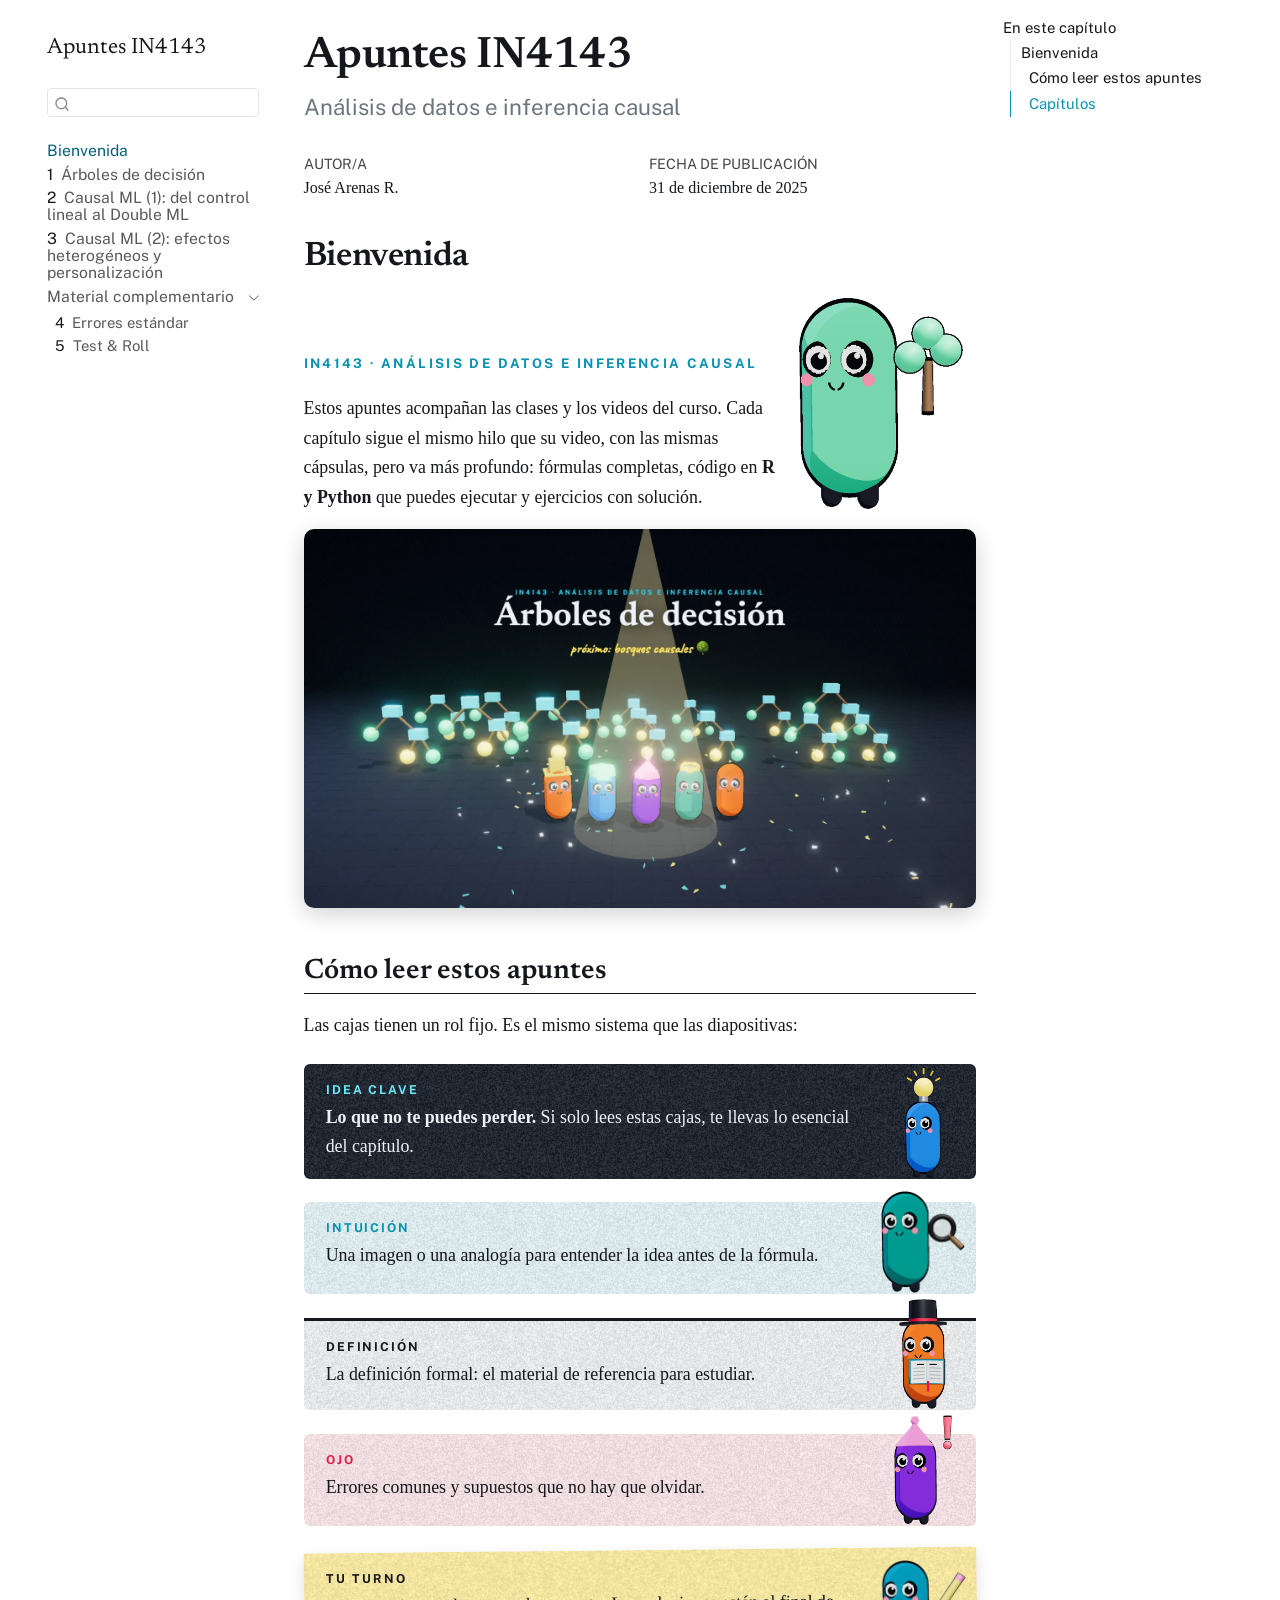
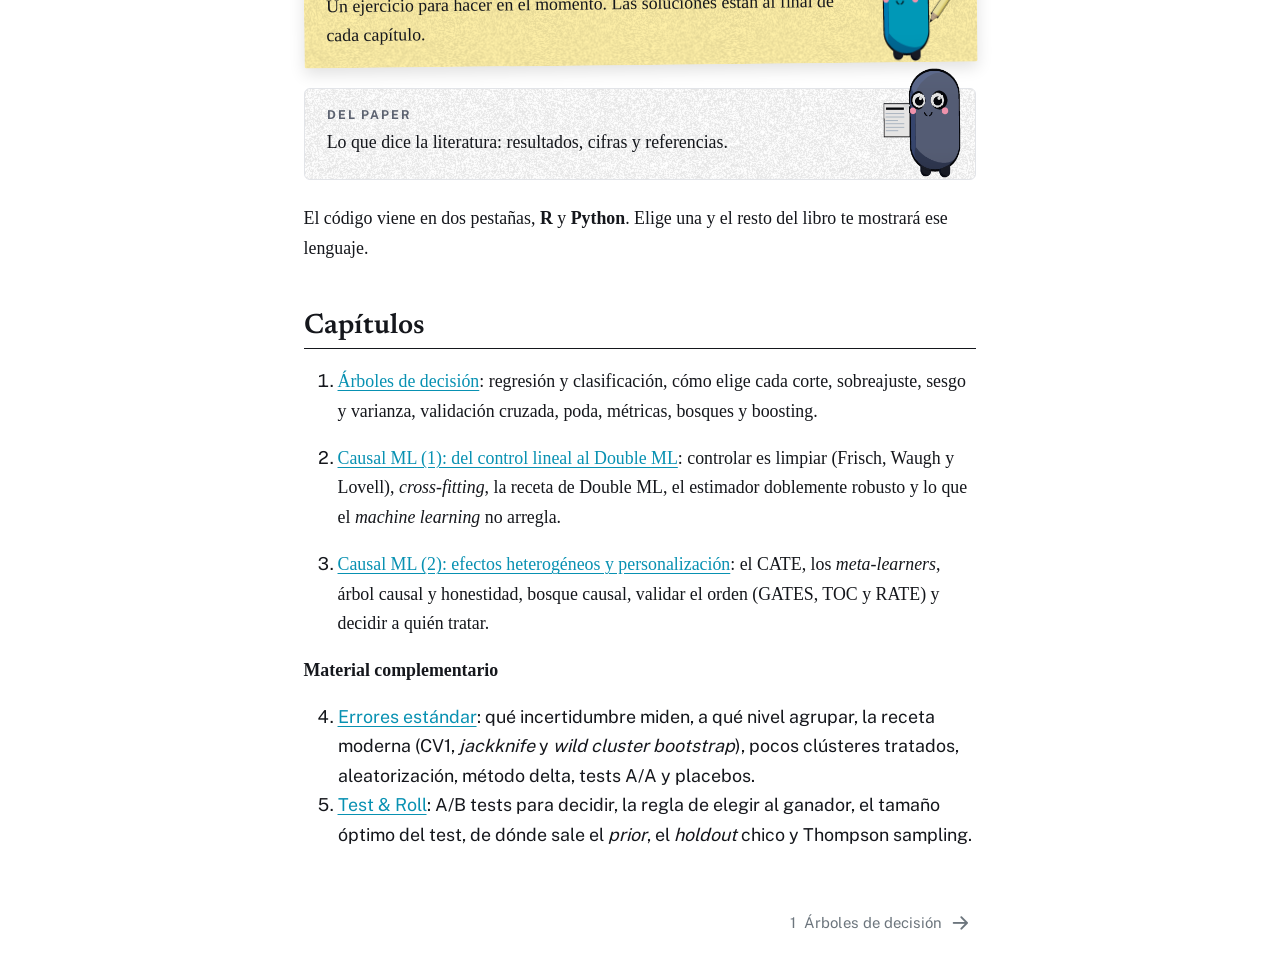
<file: index.html>
<!DOCTYPE html>
<html xmlns="http://www.w3.org/1999/xhtml" lang="es" xml:lang="es"><head>

<meta charset="utf-8">
<meta name="generator" content="quarto-1.9.37">

<meta name="viewport" content="width=device-width, initial-scale=1.0, user-scalable=yes">

<meta name="author" content="José Arenas R.">

<title>Apuntes IN4143</title>
<style>
/* Default styles provided by pandoc.
** See https://pandoc.org/MANUAL.html#variables-for-html for config info.
*/
code{white-space: pre-wrap;}
span.smallcaps{font-variant: small-caps;}
div.columns{display: flex; gap: min(4vw, 1.5em);}
div.column{flex: auto; overflow-x: auto;}
div.hanging-indent{margin-left: 1.5em; text-indent: -1.5em;}
ul.task-list{list-style: none;}
ul.task-list li input[type="checkbox"] {
  width: 0.8em;
  margin: 0 0.8em 0.2em -1em; /* quarto-specific, see https://github.com/quarto-dev/quarto-cli/issues/4556 */ 
  vertical-align: middle;
}
</style>


<script src="site_libs/quarto-nav/quarto-nav.js"></script>
<script src="site_libs/quarto-nav/headroom.min.js"></script>
<script src="site_libs/clipboard/clipboard.min.js"></script>
<script src="site_libs/quarto-search/autocomplete.umd.js"></script>
<script src="site_libs/quarto-search/fuse.min.js"></script>
<script src="site_libs/quarto-search/quarto-search.js"></script>
<meta name="quarto:offset" content="./">
<link href="./arboles.html" rel="next">
<script src="site_libs/quarto-html/quarto.js" type="module"></script>
<script src="site_libs/quarto-html/tabsets/tabsets.js" type="module"></script>
<script src="site_libs/quarto-html/popper.min.js"></script>
<script src="site_libs/quarto-html/tippy.umd.min.js"></script>
<script src="site_libs/quarto-html/anchor.min.js"></script>
<link href="site_libs/quarto-html/tippy.css" rel="stylesheet">
<link href="site_libs/quarto-html/quarto-syntax-highlighting-4ea9dc820be5412f16ecea9b5c24ce32.css" rel="stylesheet" id="quarto-text-highlighting-styles">
<script src="site_libs/bootstrap/bootstrap.min.js"></script>
<link href="site_libs/bootstrap/bootstrap-icons.css" rel="stylesheet">
<link href="site_libs/bootstrap/bootstrap-8c706befe239e66dfb5e146b0454584f.min.css" rel="stylesheet" append-hash="true" id="quarto-bootstrap" data-mode="light">
<script id="quarto-search-options" type="application/json">{
  "location": "sidebar",
  "copy-button": false,
  "collapse-after": 3,
  "panel-placement": "start",
  "type": "textbox",
  "limit": 50,
  "keyboard-shortcut": [
    "f",
    "/",
    "s"
  ],
  "show-item-context": false,
  "language": {
    "search-no-results-text": "No se han encontrado resultados",
    "search-matching-documents-text": "documentos encontrados",
    "search-copy-link-title": "Copiar el enlace en la búsqueda",
    "search-hide-matches-text": "Ocultar resultados adicionales",
    "search-more-match-text": "resultado adicional en este documento",
    "search-more-matches-text": "resultados adicionales en este documento",
    "search-clear-button-title": "Borrar",
    "search-text-placeholder": "",
    "search-detached-cancel-button-title": "Cancelar",
    "search-submit-button-title": "Enviar",
    "search-label": "Buscar"
  }
}</script>


<link rel="stylesheet" href="assets/fonts.css">
<link rel="stylesheet" href="assets/boxes.css">
</head>

<body class="nav-sidebar floating quarto-light">

<div id="quarto-search-results"></div>
  <header id="quarto-header" class="headroom fixed-top">
  <nav class="quarto-secondary-nav">
    <div class="container-fluid d-flex">
      <button type="button" class="quarto-btn-toggle btn" data-bs-toggle="collapse" role="button" data-bs-target=".quarto-sidebar-collapse-item" aria-controls="quarto-sidebar" aria-expanded="false" aria-label="Alternar barra lateral" onclick="if (window.quartoToggleHeadroom) { window.quartoToggleHeadroom(); }">
        <i class="bi bi-layout-text-sidebar-reverse"></i>
      </button>
        <nav class="quarto-page-breadcrumbs" aria-label="breadcrumb"><ol class="breadcrumb"><li class="breadcrumb-item"><a href="./index.html">Bienvenida</a></li></ol></nav>
        <a class="flex-grow-1" role="navigation" data-bs-toggle="collapse" data-bs-target=".quarto-sidebar-collapse-item" aria-controls="quarto-sidebar" aria-expanded="false" aria-label="Alternar barra lateral" onclick="if (window.quartoToggleHeadroom) { window.quartoToggleHeadroom(); }">      
        </a>
      <button type="button" class="btn quarto-search-button" aria-label="Buscar" onclick="window.quartoOpenSearch();">
        <i class="bi bi-search"></i>
      </button>
    </div>
  </nav>
</header>
<!-- content -->
<div id="quarto-content" class="quarto-container page-columns page-rows-contents page-layout-article">
<!-- sidebar -->
  <nav id="quarto-sidebar" class="sidebar collapse collapse-horizontal quarto-sidebar-collapse-item sidebar-navigation floating overflow-auto">
    <div class="pt-lg-2 mt-2 text-left sidebar-header">
    <div class="sidebar-title mb-0 py-0">
      <a href="./">Apuntes IN4143</a> 
    </div>
      </div>
        <div class="mt-2 flex-shrink-0 align-items-center">
        <div class="sidebar-search">
        <div id="quarto-search" class="" title="Buscar"></div>
        </div>
        </div>
    <div class="sidebar-menu-container"> 
    <ul class="list-unstyled mt-1">
        <li class="sidebar-item">
  <div class="sidebar-item-container"> 
  <a href="./index.html" class="sidebar-item-text sidebar-link active">
 <span class="menu-text">Bienvenida</span></a>
  </div>
</li>
        <li class="sidebar-item">
  <div class="sidebar-item-container"> 
  <a href="./arboles.html" class="sidebar-item-text sidebar-link">
 <span class="menu-text"><span class="chapter-number">1</span>&nbsp; <span class="chapter-title">Árboles de decisión</span></span></a>
  </div>
</li>
        <li class="sidebar-item">
  <div class="sidebar-item-container"> 
  <a href="./causal_ml_1.html" class="sidebar-item-text sidebar-link">
 <span class="menu-text"><span class="chapter-number">2</span>&nbsp; <span class="chapter-title">Causal ML (1): del control lineal al Double ML</span></span></a>
  </div>
</li>
        <li class="sidebar-item">
  <div class="sidebar-item-container"> 
  <a href="./causal_ml_2.html" class="sidebar-item-text sidebar-link">
 <span class="menu-text"><span class="chapter-number">3</span>&nbsp; <span class="chapter-title">Causal ML (2): efectos heterogéneos y personalización</span></span></a>
  </div>
</li>
        <li class="sidebar-item sidebar-item-section">
      <div class="sidebar-item-container"> 
            <a class="sidebar-item-text sidebar-link text-start" data-bs-toggle="collapse" data-bs-target="#quarto-sidebar-section-1" role="navigation" aria-expanded="true">
 <span class="menu-text">Material complementario</span></a>
          <a class="sidebar-item-toggle text-start" data-bs-toggle="collapse" data-bs-target="#quarto-sidebar-section-1" role="navigation" aria-expanded="true" aria-label="Alternar sección">
            <i class="bi bi-chevron-right ms-2"></i>
          </a> 
      </div>
      <ul id="quarto-sidebar-section-1" class="collapse list-unstyled sidebar-section depth1 show">  
          <li class="sidebar-item">
  <div class="sidebar-item-container"> 
  <a href="./errores_estandar.html" class="sidebar-item-text sidebar-link">
 <span class="menu-text"><span class="chapter-number">4</span>&nbsp; <span class="chapter-title">Errores estándar</span></span></a>
  </div>
</li>
          <li class="sidebar-item">
  <div class="sidebar-item-container"> 
  <a href="./test_and_roll.html" class="sidebar-item-text sidebar-link">
 <span class="menu-text"><span class="chapter-number">5</span>&nbsp; <span class="chapter-title">Test &amp; Roll</span></span></a>
  </div>
</li>
      </ul>
  </li>
    </ul>
    </div>
</nav>
<div id="quarto-sidebar-glass" class="quarto-sidebar-collapse-item" data-bs-toggle="collapse" data-bs-target=".quarto-sidebar-collapse-item"></div>
<!-- margin-sidebar -->
    <div id="quarto-margin-sidebar" class="sidebar margin-sidebar">
        <nav id="TOC" role="doc-toc" class="toc-active">
    <h2 id="toc-title">En este capítulo</h2>
   
  <ul class="collapse">
  <li><a href="#bienvenida" id="toc-bienvenida" class="nav-link active" data-scroll-target="#bienvenida">Bienvenida</a>
  <ul class="collapse">
  <li><a href="#cómo-leer-estos-apuntes" id="toc-cómo-leer-estos-apuntes" class="nav-link" data-scroll-target="#cómo-leer-estos-apuntes">Cómo leer estos apuntes</a></li>
  <li><a href="#capítulos" id="toc-capítulos" class="nav-link" data-scroll-target="#capítulos">Capítulos</a></li>
  </ul></li>
  </ul>
</nav>
    </div>
<!-- main -->
<main class="content" id="quarto-document-content">

<header id="title-block-header" class="quarto-title-block default">
<div class="quarto-title">
<h1 class="title">Apuntes IN4143</h1>
<p class="subtitle lead">Análisis de datos e inferencia causal</p>
</div>



<div class="quarto-title-meta">

    <div>
    <div class="quarto-title-meta-heading">Autor/a</div>
    <div class="quarto-title-meta-contents">
             <p>José Arenas R. </p>
          </div>
  </div>
    
    <div>
    <div class="quarto-title-meta-heading">Fecha de publicación</div>
    <div class="quarto-title-meta-contents">
      <p class="date">31 de diciembre de 2025</p>
    </div>
  </div>
  
    
  </div>
  


</header>


<section id="bienvenida" class="level1 unnumbered">
<h1 class="unnumbered">Bienvenida</h1>
<div class="portada">
<div>
<p><span class="kicker">IN4143 · Análisis de datos e inferencia causal</span></p>
<p>Estos apuntes acompañan las clases y los videos del curso. Cada capítulo sigue el mismo hilo que su video, con las mismas cápsulas, pero va más profundo: fórmulas completas, código en <strong>R y Python</strong> que puedes ejecutar y ejercicios con solución.</p>
</div>
<p><img class="hero-cast" src="assets/img/cast/hero.png" alt="Cápsula con un brote de árbol"></p>
</div>
<p><img src="assets/img/video/cierre.webp" class="still img-fluid" alt="Cápsulas celebrando frente a un bosque de árboles de decisión"></p>
<section id="cómo-leer-estos-apuntes" class="level2 unnumbered">
<h2 class="unnumbered anchored" data-anchor-id="cómo-leer-estos-apuntes">Cómo leer estos apuntes</h2>
<p>Las cajas tienen un rol fijo. Es el mismo sistema que las diapositivas:</p>
<div class="box key">
<p><strong>Lo que no te puedes perder.</strong> Si solo lees estas cajas, te llevas lo esencial del capítulo.</p>
</div>
<div class="box intuit">
<p>Una imagen o una analogía para entender la idea antes de la fórmula.</p>
</div>
<div class="box def">
<p>La definición formal: el material de referencia para estudiar.</p>
</div>
<div class="box warn">
<p>Errores comunes y supuestos que no hay que olvidar.</p>
</div>
<div class="box turn">
<p>Un ejercicio para hacer en el momento. Las soluciones están al final de cada capítulo.</p>
</div>
<div class="box paper">
<p>Lo que dice la literatura: resultados, cifras y referencias.</p>
</div>
<p>El código viene en dos pestañas, <strong>R</strong> y <strong>Python</strong>. Elige una y el resto del libro te mostrará ese lenguaje.</p>
</section>
<section id="capítulos" class="level2 unnumbered">
<h2 class="unnumbered anchored" data-anchor-id="capítulos">Capítulos</h2>
<ol type="1">
<li><p><a href="./arboles.html">Árboles de decisión</a>: regresión y clasificación, cómo elige cada corte, sobreajuste, sesgo y varianza, validación cruzada, poda, métricas, bosques y boosting.</p></li>
<li><p><a href="./causal_ml_1.html">Causal ML (1): del control lineal al Double ML</a>: controlar es limpiar (Frisch, Waugh y Lovell), <em>cross-fitting</em>, la receta de Double ML, el estimador doblemente robusto y lo que el <em>machine learning</em> no arregla.</p></li>
<li><p><a href="./causal_ml_2.html">Causal ML (2): efectos heterogéneos y personalización</a>: el CATE, los <em>meta-learners</em>, árbol causal y honestidad, bosque causal, validar el orden (GATES, TOC y RATE) y decidir a quién tratar.</p></li>
</ol>
<p><strong>Material complementario</strong></p>
<ol start="4" type="1">
<li><a href="./errores_estandar.html">Errores estándar</a>: qué incertidumbre miden, a qué nivel agrupar, la receta moderna (CV1, <em>jackknife</em> y <em>wild cluster bootstrap</em>), pocos clústeres tratados, aleatorización, método delta, tests A/A y placebos.</li>
<li><a href="./test_and_roll.html">Test &amp; Roll</a>: A/B tests para decidir, la regla de elegir al ganador, el tamaño óptimo del test, de dónde sale el <em>prior</em>, el <em>holdout</em> chico y Thompson sampling.</li>
</ol>


</section>
</section>

</main> <!-- /main -->
<script id="quarto-html-after-body" type="application/javascript">
  window.document.addEventListener("DOMContentLoaded", function (event) {
    const icon = "";
    const anchorJS = new window.AnchorJS();
    anchorJS.options = {
      placement: 'right',
      icon: icon
    };
    anchorJS.add('.anchored');
    const isCodeAnnotation = (el) => {
      for (const clz of el.classList) {
        if (clz.startsWith('code-annotation-')) {                     
          return true;
        }
      }
      return false;
    }
    const onCopySuccess = function(e) {
      // button target
      const button = e.trigger;
      // don't keep focus
      button.blur();
      // flash "checked"
      button.classList.add('code-copy-button-checked');
      var currentTitle = button.getAttribute("title");
      button.setAttribute("title", "Copiado");
      let tooltip;
      if (window.bootstrap) {
        button.setAttribute("data-bs-toggle", "tooltip");
        button.setAttribute("data-bs-placement", "left");
        button.setAttribute("data-bs-title", "Copiado");
        tooltip = new bootstrap.Tooltip(button, 
          { trigger: "manual", 
            customClass: "code-copy-button-tooltip",
            offset: [0, -8]});
        tooltip.show();    
      }
      setTimeout(function() {
        if (tooltip) {
          tooltip.hide();
          button.removeAttribute("data-bs-title");
          button.removeAttribute("data-bs-toggle");
          button.removeAttribute("data-bs-placement");
        }
        button.setAttribute("title", currentTitle);
        button.classList.remove('code-copy-button-checked');
      }, 1000);
      // clear code selection
      e.clearSelection();
    }
    const getTextToCopy = function(trigger) {
      const outerScaffold = trigger.parentElement.cloneNode(true);
      const codeEl = outerScaffold.querySelector('code');
      for (const childEl of codeEl.children) {
        if (isCodeAnnotation(childEl)) {
          childEl.remove();
        }
      }
      return codeEl.innerText;
    }
    const clipboard = new window.ClipboardJS('.code-copy-button:not([data-in-quarto-modal])', {
      text: getTextToCopy
    });
    clipboard.on('success', onCopySuccess);
    if (window.document.getElementById('quarto-embedded-source-code-modal')) {
      const clipboardModal = new window.ClipboardJS('.code-copy-button[data-in-quarto-modal]', {
        text: getTextToCopy,
        container: window.document.getElementById('quarto-embedded-source-code-modal')
      });
      clipboardModal.on('success', onCopySuccess);
    }
      var localhostRegex = new RegExp(/^(?:http|https):\/\/localhost\:?[0-9]*\//);
      var mailtoRegex = new RegExp(/^mailto:/);
        var filterRegex = new RegExp('/' + window.location.host + '/');
      var isInternal = (href) => {
          return filterRegex.test(href) || localhostRegex.test(href) || mailtoRegex.test(href);
      }
      // Inspect non-navigation links and adorn them if external
     var links = window.document.querySelectorAll('a[href]:not(.nav-link):not(.navbar-brand):not(.toc-action):not(.sidebar-link):not(.sidebar-item-toggle):not(.pagination-link):not(.no-external):not([aria-hidden]):not(.dropdown-item):not(.quarto-navigation-tool):not(.about-link)');
      for (var i=0; i<links.length; i++) {
        const link = links[i];
        if (!isInternal(link.href)) {
          // undo the damage that might have been done by quarto-nav.js in the case of
          // links that we want to consider external
          if (link.dataset.originalHref !== undefined) {
            link.href = link.dataset.originalHref;
          }
            // target, if specified
            link.setAttribute("target", "_blank");
            if (link.getAttribute("rel") === null) {
              link.setAttribute("rel", "noopener");
            }
        }
      }
    function tippyHover(el, contentFn, onTriggerFn, onUntriggerFn) {
      const config = {
        allowHTML: true,
        maxWidth: 500,
        delay: 100,
        arrow: false,
        appendTo: function(el) {
            return el.parentElement;
        },
        interactive: true,
        interactiveBorder: 10,
        theme: 'quarto',
        placement: 'bottom-start',
      };
      if (contentFn) {
        config.content = contentFn;
      }
      if (onTriggerFn) {
        config.onTrigger = onTriggerFn;
      }
      if (onUntriggerFn) {
        config.onUntrigger = onUntriggerFn;
      }
      window.tippy(el, config); 
    }
    const noterefs = window.document.querySelectorAll('a[role="doc-noteref"]');
    for (var i=0; i<noterefs.length; i++) {
      const ref = noterefs[i];
      tippyHover(ref, function() {
        // use id or data attribute instead here
        let href = ref.getAttribute('data-footnote-href') || ref.getAttribute('href');
        try { href = new URL(href).hash; } catch {}
        const id = href.replace(/^#\/?/, "");
        const note = window.document.getElementById(id);
        if (note) {
          return note.innerHTML;
        } else {
          return "";
        }
      });
    }
    const xrefs = window.document.querySelectorAll('a.quarto-xref');
    const processXRef = (id, note) => {
      // Strip column container classes
      const stripColumnClz = (el) => {
        el.classList.remove("page-full", "page-columns");
        if (el.children) {
          for (const child of el.children) {
            stripColumnClz(child);
          }
        }
      }
      stripColumnClz(note)
      if (id === null || id.startsWith('sec-')) {
        // Special case sections, only their first couple elements
        const container = document.createElement("div");
        if (note.children && note.children.length > 2) {
          container.appendChild(note.children[0].cloneNode(true));
          for (let i = 1; i < note.children.length; i++) {
            const child = note.children[i];
            if (child.tagName === "P" && child.innerText === "") {
              continue;
            } else {
              container.appendChild(child.cloneNode(true));
              break;
            }
          }
          if (window.Quarto?.typesetMath) {
            window.Quarto.typesetMath(container);
          }
          return container.innerHTML
        } else {
          if (window.Quarto?.typesetMath) {
            window.Quarto.typesetMath(note);
          }
          return note.innerHTML;
        }
      } else {
        // Remove any anchor links if they are present
        const anchorLink = note.querySelector('a.anchorjs-link');
        if (anchorLink) {
          anchorLink.remove();
        }
        if (window.Quarto?.typesetMath) {
          window.Quarto.typesetMath(note);
        }
        if (note.classList.contains("callout")) {
          return note.outerHTML;
        } else {
          return note.innerHTML;
        }
      }
    }
    for (var i=0; i<xrefs.length; i++) {
      const xref = xrefs[i];
      tippyHover(xref, undefined, function(instance) {
        instance.disable();
        let url = xref.getAttribute('href');
        let hash = undefined; 
        if (url.startsWith('#')) {
          hash = url;
        } else {
          try { hash = new URL(url).hash; } catch {}
        }
        if (hash) {
          const id = hash.replace(/^#\/?/, "");
          const note = window.document.getElementById(id);
          if (note !== null) {
            try {
              const html = processXRef(id, note.cloneNode(true));
              instance.setContent(html);
            } finally {
              instance.enable();
              instance.show();
            }
          } else {
            // See if we can fetch this
            fetch(url.split('#')[0])
            .then(res => res.text())
            .then(html => {
              const parser = new DOMParser();
              const htmlDoc = parser.parseFromString(html, "text/html");
              const note = htmlDoc.getElementById(id);
              if (note !== null) {
                const html = processXRef(id, note);
                instance.setContent(html);
              } 
            }).finally(() => {
              instance.enable();
              instance.show();
            });
          }
        } else {
          // See if we can fetch a full url (with no hash to target)
          // This is a special case and we should probably do some content thinning / targeting
          fetch(url)
          .then(res => res.text())
          .then(html => {
            const parser = new DOMParser();
            const htmlDoc = parser.parseFromString(html, "text/html");
            const note = htmlDoc.querySelector('main.content');
            if (note !== null) {
              // This should only happen for chapter cross references
              // (since there is no id in the URL)
              // remove the first header
              if (note.children.length > 0 && note.children[0].tagName === "HEADER") {
                note.children[0].remove();
              }
              const html = processXRef(null, note);
              instance.setContent(html);
            } 
          }).finally(() => {
            instance.enable();
            instance.show();
          });
        }
      }, function(instance) {
      });
    }
        let selectedAnnoteEl;
        const selectorForAnnotation = ( cell, annotation) => {
          let cellAttr = 'data-code-cell="' + cell + '"';
          let lineAttr = 'data-code-annotation="' +  annotation + '"';
          const selector = 'span[' + cellAttr + '][' + lineAttr + ']';
          return selector;
        }
        const selectCodeLines = (annoteEl) => {
          const doc = window.document;
          const targetCell = annoteEl.getAttribute("data-target-cell");
          const targetAnnotation = annoteEl.getAttribute("data-target-annotation");
          const annoteSpan = window.document.querySelector(selectorForAnnotation(targetCell, targetAnnotation));
          const lines = annoteSpan.getAttribute("data-code-lines").split(",");
          const lineIds = lines.map((line) => {
            return targetCell + "-" + line;
          })
          let top = null;
          let height = null;
          let parent = null;
          if (lineIds.length > 0) {
              //compute the position of the single el (top and bottom and make a div)
              const el = window.document.getElementById(lineIds[0]);
              top = el.offsetTop;
              height = el.offsetHeight;
              parent = el.parentElement.parentElement;
            if (lineIds.length > 1) {
              const lastEl = window.document.getElementById(lineIds[lineIds.length - 1]);
              const bottom = lastEl.offsetTop + lastEl.offsetHeight;
              height = bottom - top;
            }
            if (top !== null && height !== null && parent !== null) {
              // cook up a div (if necessary) and position it 
              let div = window.document.getElementById("code-annotation-line-highlight");
              if (div === null) {
                div = window.document.createElement("div");
                div.setAttribute("id", "code-annotation-line-highlight");
                div.style.position = 'absolute';
                parent.appendChild(div);
              }
              div.style.top = top - 2 + "px";
              div.style.height = height + 4 + "px";
              div.style.left = 0;
              let gutterDiv = window.document.getElementById("code-annotation-line-highlight-gutter");
              if (gutterDiv === null) {
                gutterDiv = window.document.createElement("div");
                gutterDiv.setAttribute("id", "code-annotation-line-highlight-gutter");
                gutterDiv.style.position = 'absolute';
                const codeCell = window.document.getElementById(targetCell);
                const gutter = codeCell.querySelector('.code-annotation-gutter');
                gutter.appendChild(gutterDiv);
              }
              gutterDiv.style.top = top - 2 + "px";
              gutterDiv.style.height = height + 4 + "px";
            }
            selectedAnnoteEl = annoteEl;
          }
        };
        const unselectCodeLines = () => {
          const elementsIds = ["code-annotation-line-highlight", "code-annotation-line-highlight-gutter"];
          elementsIds.forEach((elId) => {
            const div = window.document.getElementById(elId);
            if (div) {
              div.remove();
            }
          });
          selectedAnnoteEl = undefined;
        };
          // Handle positioning of the toggle
      window.addEventListener(
        "resize",
        throttle(() => {
          elRect = undefined;
          if (selectedAnnoteEl) {
            selectCodeLines(selectedAnnoteEl);
          }
        }, 10)
      );
      function throttle(fn, ms) {
      let throttle = false;
      let timer;
        return (...args) => {
          if(!throttle) { // first call gets through
              fn.apply(this, args);
              throttle = true;
          } else { // all the others get throttled
              if(timer) clearTimeout(timer); // cancel #2
              timer = setTimeout(() => {
                fn.apply(this, args);
                timer = throttle = false;
              }, ms);
          }
        };
      }
        // Attach click handler to the DT
        const annoteDls = window.document.querySelectorAll('dt[data-target-cell]');
        for (const annoteDlNode of annoteDls) {
          annoteDlNode.addEventListener('click', (event) => {
            const clickedEl = event.target;
            if (clickedEl !== selectedAnnoteEl) {
              unselectCodeLines();
              const activeEl = window.document.querySelector('dt[data-target-cell].code-annotation-active');
              if (activeEl) {
                activeEl.classList.remove('code-annotation-active');
              }
              selectCodeLines(clickedEl);
              clickedEl.classList.add('code-annotation-active');
            } else {
              // Unselect the line
              unselectCodeLines();
              clickedEl.classList.remove('code-annotation-active');
            }
          });
        }
    const findCites = (el) => {
      const parentEl = el.parentElement;
      if (parentEl) {
        const cites = parentEl.dataset.cites;
        if (cites) {
          return {
            el,
            cites: cites.split(' ')
          };
        } else {
          return findCites(el.parentElement)
        }
      } else {
        return undefined;
      }
    };
    var bibliorefs = window.document.querySelectorAll('a[role="doc-biblioref"]');
    for (var i=0; i<bibliorefs.length; i++) {
      const ref = bibliorefs[i];
      const citeInfo = findCites(ref);
      if (citeInfo) {
        tippyHover(citeInfo.el, function() {
          var popup = window.document.createElement('div');
          citeInfo.cites.forEach(function(cite) {
            var citeDiv = window.document.createElement('div');
            citeDiv.classList.add('hanging-indent');
            citeDiv.classList.add('csl-entry');
            var biblioDiv = window.document.getElementById('ref-' + cite);
            if (biblioDiv) {
              citeDiv.innerHTML = biblioDiv.innerHTML;
            }
            popup.appendChild(citeDiv);
          });
          return popup.innerHTML;
        });
      }
    }
  });
  </script>
<nav class="page-navigation">
  <div class="nav-page nav-page-previous">
  </div>
  <div class="nav-page nav-page-next">
      <a href="./arboles.html" class="pagination-link" aria-label="Árboles de decisión">
        <span class="nav-page-text"><span class="chapter-number">1</span>&nbsp; <span class="chapter-title">Árboles de decisión</span></span> <i class="bi bi-arrow-right-short"></i>
      </a>
  </div>
</nav>
</div> <!-- /content -->




</body></html>
</file>
<file: site_libs/quarto-html/tippy.css>
.tippy-box[data-animation=fade][data-state=hidden]{opacity:0}[data-tippy-root]{max-width:calc(100vw - 10px)}.tippy-box{position:relative;background-color:#333;color:#fff;border-radius:4px;font-size:14px;line-height:1.4;white-space:normal;outline:0;transition-property:transform,visibility,opacity}.tippy-box[data-placement^=top]>.tippy-arrow{bottom:0}.tippy-box[data-placement^=top]>.tippy-arrow:before{bottom:-7px;left:0;border-width:8px 8px 0;border-top-color:initial;transform-origin:center top}.tippy-box[data-placement^=bottom]>.tippy-arrow{top:0}.tippy-box[data-placement^=bottom]>.tippy-arrow:before{top:-7px;left:0;border-width:0 8px 8px;border-bottom-color:initial;transform-origin:center bottom}.tippy-box[data-placement^=left]>.tippy-arrow{right:0}.tippy-box[data-placement^=left]>.tippy-arrow:before{border-width:8px 0 8px 8px;border-left-color:initial;right:-7px;transform-origin:center left}.tippy-box[data-placement^=right]>.tippy-arrow{left:0}.tippy-box[data-placement^=right]>.tippy-arrow:before{left:-7px;border-width:8px 8px 8px 0;border-right-color:initial;transform-origin:center right}.tippy-box[data-inertia][data-state=visible]{transition-timing-function:cubic-bezier(.54,1.5,.38,1.11)}.tippy-arrow{width:16px;height:16px;color:#333}.tippy-arrow:before{content:"";position:absolute;border-color:transparent;border-style:solid}.tippy-content{position:relative;padding:5px 9px;z-index:1}
</file>
<file: site_libs/quarto-html/quarto-syntax-highlighting-4ea9dc820be5412f16ecea9b5c24ce32.css>
/* quarto syntax highlight colors */
:root {
  --quarto-hl-al-color: #ff5555;
  --quarto-hl-an-color: #6a737d;
  --quarto-hl-at-color: #d73a49;
  --quarto-hl-bn-color: #005cc5;
  --quarto-hl-bu-color: #d73a49;
  --quarto-hl-ch-color: #032f62;
  --quarto-hl-co-color: #6a737d;
  --quarto-hl-cv-color: #6a737d;
  --quarto-hl-cn-color: #005cc5;
  --quarto-hl-cf-color: #d73a49;
  --quarto-hl-dt-color: #d73a49;
  --quarto-hl-dv-color: #005cc5;
  --quarto-hl-do-color: #6a737d;
  --quarto-hl-er-color: #ff5555;
  --quarto-hl-ex-color: #d73a49;
  --quarto-hl-fl-color: #005cc5;
  --quarto-hl-fu-color: #6f42c1;
  --quarto-hl-im-color: #032f62;
  --quarto-hl-in-color: #6a737d;
  --quarto-hl-kw-color: #d73a49;
  --quarto-hl-op-color: #24292e;
  --quarto-hl-pp-color: #d73a49;
  --quarto-hl-re-color: #6a737d;
  --quarto-hl-sc-color: #005cc5;
  --quarto-hl-ss-color: #032f62;
  --quarto-hl-st-color: #032f62;
  --quarto-hl-va-color: #e36209;
  --quarto-hl-vs-color: #032f62;
  --quarto-hl-wa-color: #ff5555;
}

/* other quarto variables */
:root {
  --quarto-font-monospace: "IBM Plex Mono", ui-monospace, monospace;
}

/* syntax highlight based on Pandoc's rules */
pre > code.sourceCode > span {
  color: #24292e;
}

code.sourceCode > span {
  color: #24292e;
}

div.sourceCode,
div.sourceCode pre.sourceCode {
  color: #24292e;
}

/* Normal */
code span {
  color: #24292e;
}

/* Alert */
code span.al {
  font-weight: bold;
  color: #ff5555;
}

/* Annotation */
code span.an {
  color: #6a737d;
}

/* Attribute */
code span.at {
  color: #d73a49;
}

/* BaseN */
code span.bn {
  color: #005cc5;
}

/* BuiltIn */
code span.bu {
  color: #d73a49;
}

/* ControlFlow */
code span.cf {
  color: #d73a49;
}

/* Char */
code span.ch {
  color: #032f62;
}

/* Constant */
code span.cn {
  color: #005cc5;
}

/* Comment */
code span.co {
  color: #6a737d;
}

/* CommentVar */
code span.cv {
  color: #6a737d;
}

/* Documentation */
code span.do {
  color: #6a737d;
}

/* DataType */
code span.dt {
  color: #d73a49;
}

/* DecVal */
code span.dv {
  color: #005cc5;
}

/* Error */
code span.er {
  color: #ff5555;
  text-decoration: underline;
}

/* Extension */
code span.ex {
  font-weight: bold;
  color: #d73a49;
}

/* Float */
code span.fl {
  color: #005cc5;
}

/* Function */
code span.fu {
  color: #6f42c1;
}

/* Import */
code span.im {
  color: #032f62;
}

/* Information */
code span.in {
  color: #6a737d;
}

/* Keyword */
code span.kw {
  color: #d73a49;
}

/* Operator */
code span.op {
  color: #24292e;
}

/* Preprocessor */
code span.pp {
  color: #d73a49;
}

/* RegionMarker */
code span.re {
  color: #6a737d;
}

/* SpecialChar */
code span.sc {
  color: #005cc5;
}

/* SpecialString */
code span.ss {
  color: #032f62;
}

/* String */
code span.st {
  color: #032f62;
}

/* Variable */
code span.va {
  color: #e36209;
}

/* VerbatimString */
code span.vs {
  color: #032f62;
}

/* Warning */
code span.wa {
  color: #ff5555;
}

.prevent-inlining {
  content: "</";
}

/*# sourceMappingURL=ae901292d539c58fedbb0934d25b84a4.css.map */
</file>
<file: assets/fonts.css>
@font-face{font-family:'Newsreader';src:url('fonts/Newsreader-Regular.ttf');font-weight:400}
@font-face{font-family:'Newsreader';src:url('fonts/Newsreader-SemiBold.ttf');font-weight:600}
@font-face{font-family:'Newsreader';src:url('fonts/Newsreader-Italic.ttf');font-style:italic}
@font-face{font-family:'Public Sans';src:url('fonts/PublicSans-Regular.ttf');font-weight:400}
@font-face{font-family:'Public Sans';src:url('fonts/PublicSans-SemiBold.ttf');font-weight:600}
@font-face{font-family:'Public Sans';src:url('fonts/PublicSans-Bold.ttf');font-weight:700}
@font-face{font-family:'Caveat';src:url('fonts/Caveat-Bold.ttf');font-weight:700}
@font-face{font-family:'IBM Plex Mono';src:url('fonts/IBMPlexMono-Regular.ttf')}
@font-face{font-family:'Bowlby One';src:url('fonts/BowlbyOne-Regular.ttf')}
</file>
<file: assets/boxes.css>
/* Cajas con rol fijo (mismo sistema que los decks y el video). Uso: ::: {.box .key} … ::: — etiqueta propia: label="…" */
.box { position: relative; border-radius: 6px; padding: 1.05rem 1.3rem 1rem 1.3rem; margin: 1.4rem 0; min-height: 92px;
  background-blend-mode: normal; }
.box > :last-child { margin-bottom: 0; }
.box::before { display: block; font: 700 .72rem 'Public Sans', sans-serif; letter-spacing: .16em; text-transform: uppercase; margin-bottom: .35rem; }
.box[data-label]::before { content: attr(data-label) !important; }
.box::after { content: ''; position: absolute; right: 10px; bottom: 0; width: 86px; height: 112px; background: bottom center / contain no-repeat; pointer-events: none; }
.box.has-icon, .box.key, .box.intuit, .box.def, .box.warn, .box.turn, .box.paper { padding-right: 112px; }

.box.key { background: url('tex/grano_claro.png'), #141A24; color: #EEF2F7; }
.box.key::before { content: 'Idea clave'; color: #67E8F9; }
.box.key::after { background-image: url('img/cast/key.png'); }
.box.key code { background: #232B3A; color: #FFE45E; }
.box.key a { color: #67E8F9; }

.box.intuit { background: url('tex/grano_oscuro.png'), #E6F4F8; }
.box.intuit::before { content: 'Intuición'; color: #0891B2; }
.box.intuit::after { background-image: url('img/cast/intuit.png'); }

.box.def { background: url('tex/grano_oscuro.png'), #F1F2F4; border-top: 3px solid #15171C; border-radius: 0 0 6px 6px; }
.box.def::before { content: 'Definición'; color: #15171C; }
.box.def::after { background-image: url('img/cast/def.png'); }

.box.warn { background: url('tex/grano_oscuro.png'), #FCE8EC; }
.box.warn::before { content: 'Ojo'; color: #E11D48; }
.box.warn::after { background-image: url('img/cast/warn.png'); }

.box.turn { background: url('tex/grano_oscuro.png'), #FFF0A8; transform: rotate(-0.6deg); box-shadow: 0 6px 16px rgba(0,0,0,.12); border-radius: 2px; }
.box.turn::before { content: 'Tu turno'; color: #15171C; }
.box.turn::after { background-image: url('img/cast/turn.png'); }

.box.paper { background: url('tex/grano_oscuro.png'), #FFFFFF; border: 1px solid #E2E4E8; }
.box.paper::before { content: 'Del paper'; color: #5C6270; }
.box.paper::after { background-image: url('img/cast/paper.png'); }
.box.noicon { padding-right: 1.3rem; } .box.noicon::after { display: none; }

/* Fórmula protagonista: ventana oscura, términos de color con llave y nota a mano */
.hero { background: url('tex/grano_claro.png'), #141A24; color: #EEF2F7; border-radius: 12px; padding: 1.6rem 1.4rem 1.3rem; margin: 1.6rem 0; font-family: 'Newsreader', serif; font-size: 1.9rem; }
.hero > p { display: flex; flex-wrap: wrap; align-items: flex-start; justify-content: center; gap: .55rem; margin: 0; }
.hero .op { color: #A7B0BE; align-self: flex-start; padding-top: .1rem; }
.hero .tm { display: inline-flex; flex-direction: column; align-items: center; color: var(--c, #EEF2F7); }
.hero .tm .v { text-shadow: 0 0 .45em color-mix(in srgb, currentColor 45%, transparent); }
.hero .tm .u { width: 100%; height: .3em; border: 3px solid currentColor; border-top: 0; border-radius: 0 0 .3em .3em; margin-top: .06em; }
.hero .tm .n { font: 700 1.05rem/1.1 'Caveat', cursive; margin-top: .2rem; max-width: 10em; text-align: center; }
.hero .cap { flex-basis: 100%; text-align: center; font: 700 .72rem 'Public Sans'; letter-spacing: .16em; text-transform: uppercase; color: #67E8F9; margin-bottom: .2rem; }
.hero .nums { flex-basis: 100%; text-align: center; font-size: 1.15rem; color: #EEF2F7; margin-top: .4rem; }
.hero .nums .res { color: #FFE45E; font-weight: 600; }
.hero mjx-container { color: inherit; }

/* Ventana de video y capturas */
.vidwin { background: #141A24; border-radius: 12px; padding: 10px; margin: 1.2rem 0 1.6rem; }
.vidwin video, .vidwin iframe { width: 100%; aspect-ratio: 16/9; border-radius: 8px; display: block; border: 0; }
.still img, img.still { border-radius: 10px; box-shadow: 0 6px 22px rgba(0,0,0,.18); }
.hand { font: 700 1.5rem 'Caveat', cursive; color: #0891B2; }
.kicker { font: 700 .78rem 'Public Sans'; letter-spacing: .18em; text-transform: uppercase; color: #0891B2; }
.portada { display: grid; grid-template-columns: 1fr 180px; gap: 1rem; align-items: end; }
.portada img.hero-cast { width: 170px; }
.callout.callout-style-default .callout-title-container { font-family: 'Public Sans'; }
@media (max-width: 700px) { .box { padding-right: 1.3rem !important; } .box::after { display: none; } .hero { font-size: 1.35rem; } .portada { grid-template-columns: 1fr; } }

/* Elementos interactivos (Observable JS) */
.interactivo { background: url('tex/grano_claro.png'), #141A24; color: #EEF2F7; border-radius: 12px; padding: 1rem 1.2rem 1.1rem; margin: 1.4rem 0 1.8rem; }
.interactivo .kicker { color: #67E8F9; display: block; margin-bottom: .3rem; }
.interactivo .cell-output-display, .interactivo .observablehq { color: #EEF2F7; }
.interactivo form { --label-width: 210px; color: #EEF2F7; font-family: 'Public Sans'; font-weight: 600; }
.interactivo input[type=range] { accent-color: #22D3EE; }
.interactivo input[type=number] { background: #232B3A; color: #FFE45E; border: 1px solid #3A4458; border-radius: 4px; }
.interactivo .lectura { font: 600 .98rem 'Public Sans'; margin-top: .4rem; }
.interactivo .lectura b { color: #FFE45E; }
.interactivo .fila { display: flex; flex-wrap: wrap; gap: 14px; justify-content: center; }
.interactivo table.cm { border-collapse: separate; border-spacing: 6px; font-family: 'Public Sans'; margin: .3rem auto; }
.interactivo table.cm td, .interactivo table.cm th { padding: .45rem .8rem; border-radius: 6px; text-align: center; font-size: .9rem; }
.interactivo table.cm th { color: #A7B0BE; font-weight: 700; }
.interactivo table.cm td b { display: block; font: 600 1.6rem 'Newsreader'; }
.interactivo .code-copy-button, .interactivo .cell-output-display .observablehq--inspect { display: none; }

/* Enlace al minuto del video */
a.vidlink { display: inline-block; font: 700 .78rem 'Public Sans'; letter-spacing: .04em; color: #0E7490; background: #E6F4F8; border: 1px solid #A5DCEB; border-radius: 99px; padding: .2rem .7rem; margin: 0 .35rem .3rem 0; text-decoration: none; }
a.vidlink:hover { background: #0891B2; color: #fff; border-color: #0891B2; }
</file>
